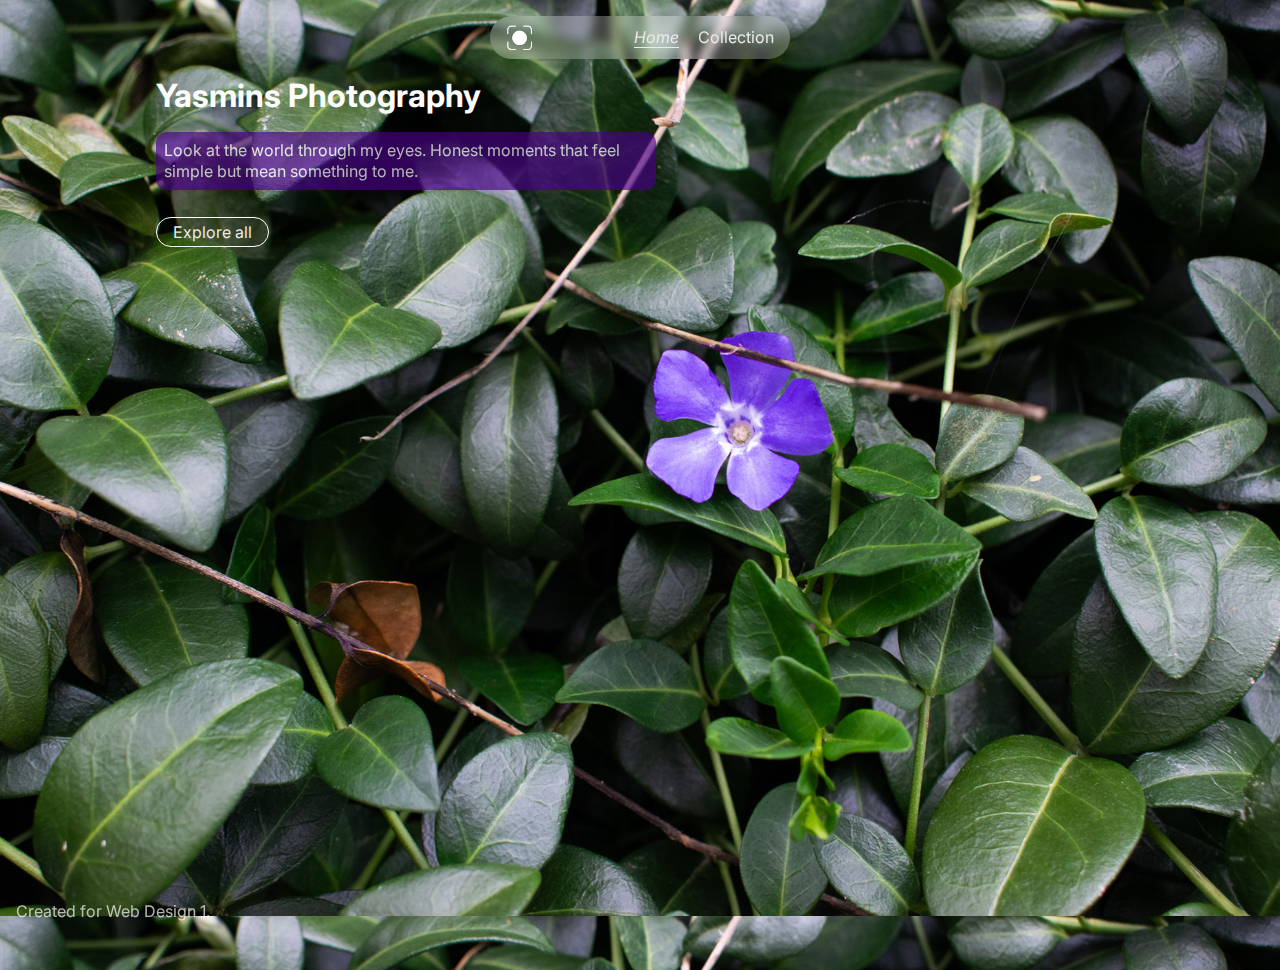
<file: index.html>
<!-- COLLECTION -->

<!DOCTYPE html>
<head>
  <title>Home</title>
  <meta name="viewport" content="width=device-width, initial-scale=1">
  <link rel="stylesheet" href="styles.css">

  <link rel="preconnect" href="https://fonts.googleapis.com">
<link rel="preconnect" href="https://fonts.gstatic.com" crossorigin>
<link href="https://fonts.googleapis.com/css2?family=Inter:ital,opsz,wght@0,14..32,100..900;1,14..32,100..900&display=swap" rel="stylesheet">
</head>


<body class="bg-image">



  <!-- HEADER -->
  <header>

    <img src="icon.svg" alt="Icon">
      <a href="index.html"class="active">Home</a>
      <a href="collection.html">Collection</a>
  </header>

  

<div>
  
  <main>
<!-- <img src="images/earth.jpg" alt="Planet Earth"> -->

<h1>Yasmins Photography </h1>
<p class="max-width">Look at the world through my eyes. Honest moments that feel simple but mean something to me. </p>
<a href="collection.html" class="button"> Explore all </a>

  </main>
  </div>

<footer class="footer">
  <p>Created for Web Design 1.</p>
</footer>




</body>
</file>
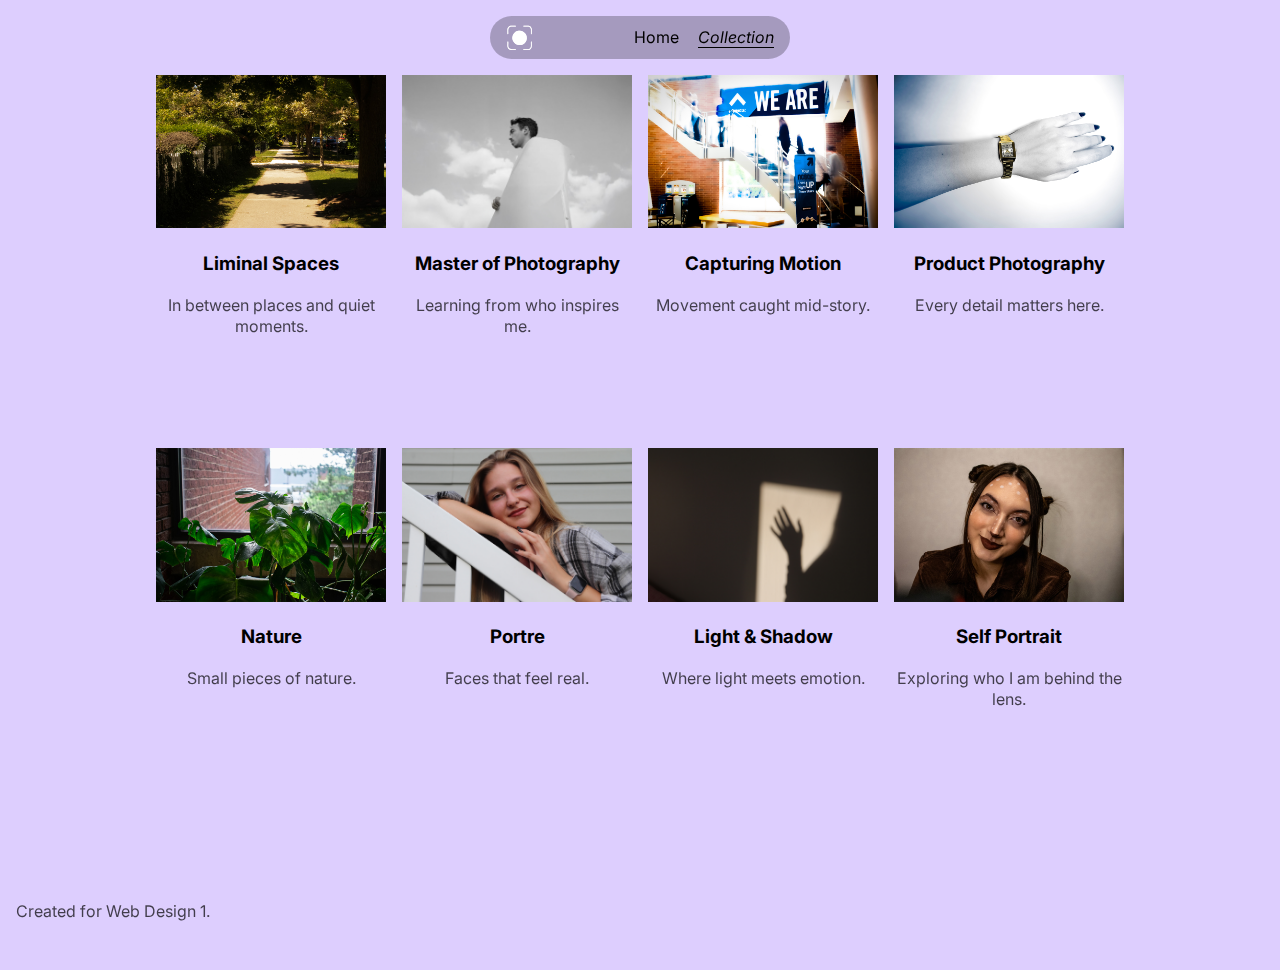
<file: collection.html>
<!-- COLLECTION -->

<!DOCTYPE html>
<head>
  <title>Photography Collections</title>
  <meta name="viewport" content="width=device-width, initial-scale=1">
  <link rel="stylesheet" href="styles.css">

  <link rel="preconnect" href="https://fonts.googleapis.com">
<link rel="preconnect" href="https://fonts.gstatic.com" crossorigin>
<link href="https://fonts.googleapis.com/css2?family=Inter:ital,opsz,wght@0,14..32,100..900;1,14..32,100..900&display=swap" rel="stylesheet">
</head>


<body>



  <!-- HEADER -->
  <header>

    <img src="icon.svg" alt="Icon">
      <a href="index.html">Home</a>
      <a href="collection.html"class="active">Collection</a>
  </header>

  


  <!-- MAIN CONTENT-->
  <main>
<!-- <img src="images/earth.jpg" alt="Planet Earth"> -->

 <!-- GRID -->
<div class="grid">

    <div>
        <img src="images/liminal-spaces/liminal-cover.jpg" alt="Liminal-Spaces">
        <h3>Liminal Spaces</h3>
        <p>  In between places and quiet moments.</p>
    </div>

       <div>
        <img src="images/photographer/photographer-cover.jpg" alt="photographer">
        <h3>Master of Photography</h3>
        <p> Learning from who inspires me.</p>
    </div>


    <div>
        <img src="images/motion/motion-cover.jpg" alt="capturing-motion">
        <h3>Capturing Motion</h3>
        <p> Movement caught mid-story.</p>
    </div>


     <div>
        <img src="images/product-photo/product-photo-cover.jpg" alt="Product-Photography">
        <h3>Product Photography</h3>
        <p> Every detail matters here.</p>
    </div> 


         <div>
        <img src="images/flower/flower1-cover.jpg" alt="nature">
        <h3>Nature</h3>
        <p> Small pieces of nature.</p>
    </div> 


         <div>
        <img src="images/portre/portre-cover.jpg" alt="portre">
        <h3>Portre</h3>
        <p> Faces that feel real.</p>
    </div>
   <div>
        <img src="images/light-shadow/light-shadow-cover.jpg" alt="light-shadow">
        <h3>Light & Shadow</h3>
        <p> Where light meets emotion.</p>
    </div>

       <div>
        <img src="images/self-portre/self-portre-cover.jpg" alt="Self-Portrait">
        <h3>Self Portrait</h3>
        <p> Exploring who I am behind the lens.</p>
    </div>
    
    
  </main>


  <!-- FOOTER -->
  <footer  class="footer2"alt="footer2"> 
    <p>Created for Web Design 1.</p>
  </footer>



</body>
</file>
<file: styles.css>
/* COLLECTION */


* {
  box-sizing: border-box;
}

body {

  background: #000000;
  color: #EAEAEA;
  margin: 0;
  padding: 0; 
  line-height: 1.3;
  font-size: 16px;
  min-height: 100vh;
  max-width: 100vw;
  font-family: 'Inter', sans-serif;
}

img {
  max-width: 100%;
}


header{ 

  background-color: rgba(255, 255, 255, 0.25);
  max-width: 300px;
  margin-left: auto;
  margin-right: auto;
  margin-top:16px; 
  padding: 8px 16px;
  border-radius: 32px;
  display: grid;
  /* grid-template-columns: auto auto auto; */
  grid-template-columns: 2fr 1fr 1fr;
  align-items: center;
  position: sticky;
  top: 16px;
  /* margin-top: 16vh; */
  backdrop-filter: blur(5px);

}

a{
  color: #EAEAEA;
  text-decoration: none;
}
a:hover{
  opacity: 50%;
}

footer{
  padding: 16px;
  text-align: center;
}


.button{
border: 1px solid rgb(255, 255, 255);
padding: 4px 16px;
border-radius: 32px;

}

main{
padding: 16px;
max-width: 1000px;
margin: auto;
min-height: 90vh;
}

p{
max-width: 500px;
opacity: 70%;
margin-bottom: 32px;


}
h1{
  margin: 0;
}

.bg-image{
  background-image: url(images/flower/flower4.jpg);
  background-size: cover;
  background-position: center;
}

  

.active{
  font-style:oblique;
  border-bottom: 1px solid #EAEAEA;
}

/* Grid System */
.grid{
  display: grid;
  /* grid-template-columns: repeat(auto-fit, minmax(250px, 1fr)); */
  grid-template-columns: repeat(auto-fit, minmax(200px, 1fr));
  gap: 16px;
}


.grid div{
  text-align: center;
  margin-bottom: 64px;
  align-items: baseline;
}


.max-width{
  max-width: 500px;
}


@media (min-width: 600px) {
 .grid{
    grid-template-columns: 1fr 1fr 1fr 1fr;
 }
}

@media (prefers-color-scheme: light) {
  body {
    background: #ddcefe;
    color: #000000;
  }
  header{
    background-color: rgba(0, 0, 0, 0.25);
  }
  a{
    color: #000000;
  }
  .active{
    border-bottom: 1px solid #000000;
  }
  
  .bg-image {
    background-color: #000000;
    color: rgb(253, 253, 253) ;
  }

  .bg-image header{
    background-color: rgba(255, 255, 255, 0.25);
  }
  .bg-image a{
    color: #EAEAEA;
  }
  /* .bg-image .active{
    border-bottom: 1px solid #EAEAEA;
  } */
}
.max-width {
    color: rgb(255, 255, 255) ;
  background-color: rgba(73, 0, 136, 0.925) ;
  padding: 8px  ;
  border-radius: 10px;
}


.active {
  border-bottom: none;              
  text-decoration: underline;       
  text-decoration-thickness: 1px;   
  text-underline-offset: 4px;       
}

.footer {
 position: absolute;
}

.footer2 {
 position: absolute;
}

@media (prefers-color-scheme: light) {
  .active {
    border-bottom: none;
    text-decoration: underline;
    text-decoration-thickness: 1px;
    text-underline-offset: 4px;
    text-decoration-color: currentColor; 
  }
}

.grid img {
  transition: transform 0.2s ease, opacity 0.2s ease;
}
.grid img:hover {
  transform: scale(1.03);
  opacity: 0.9;
}
</file>
